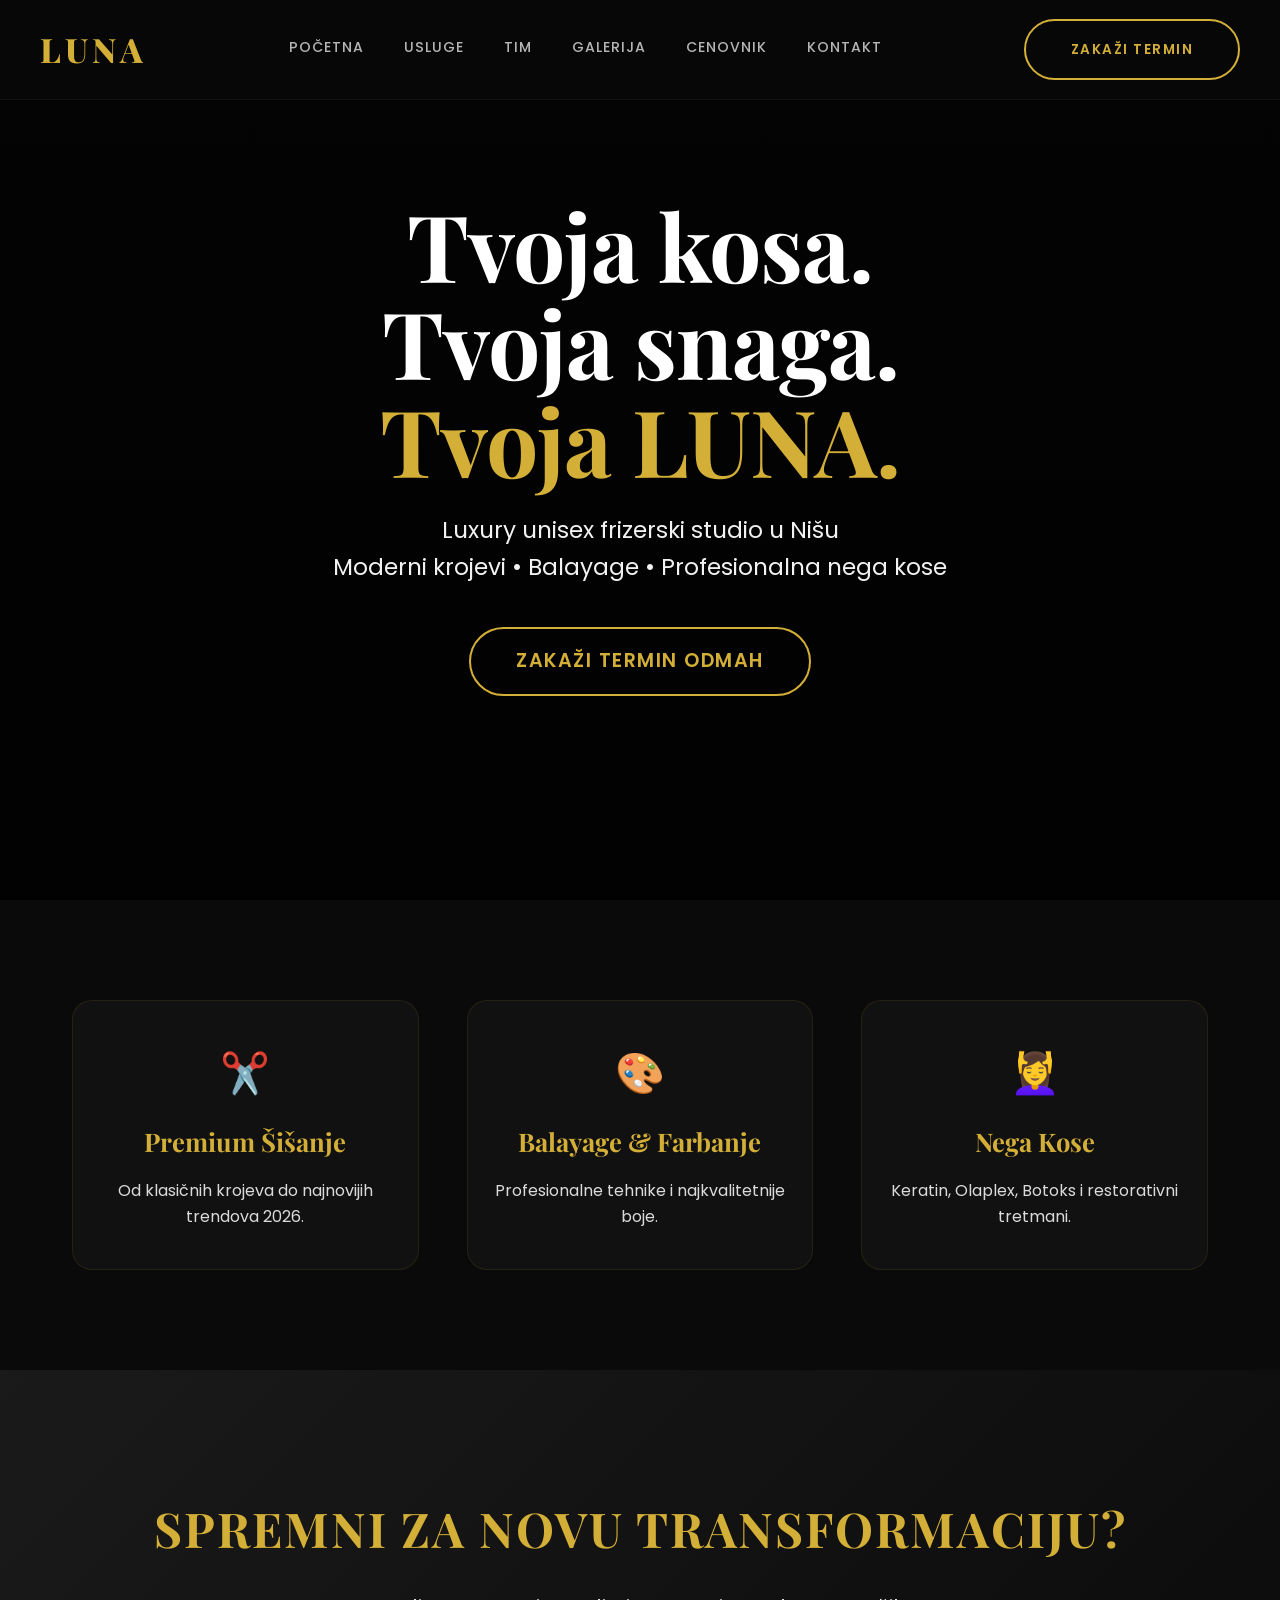
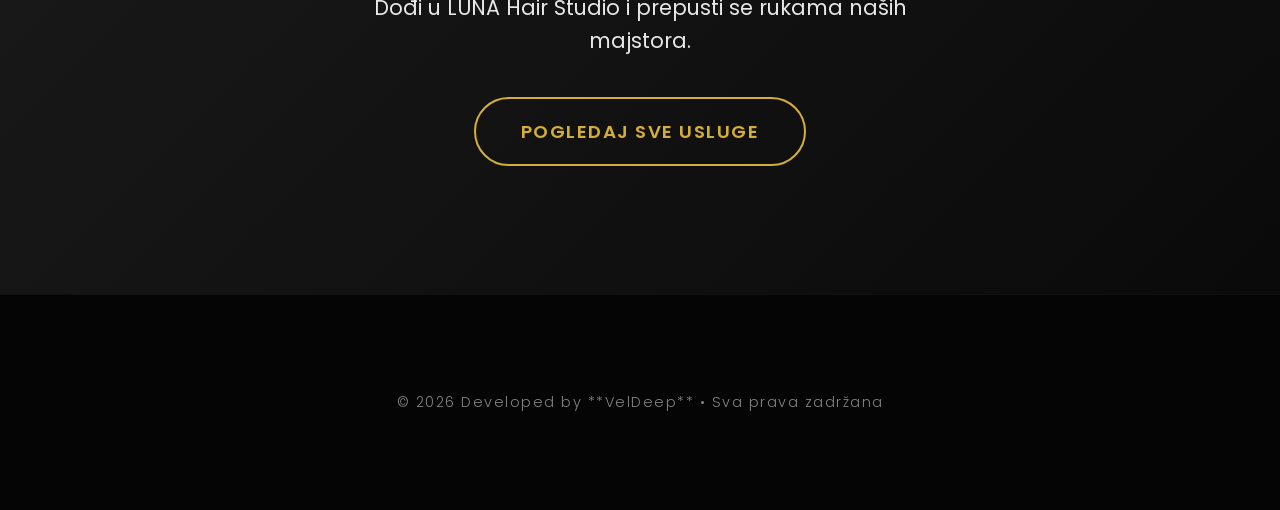
<file: index.html>
<!DOCTYPE html>
<html lang="sr">
<head>
  <meta charset="UTF-8">
  <meta name="viewport" content="width=device-width, initial-scale=1.0">
  <title>LUNA HAIR STUDIO • Niš</title>
  <link rel="stylesheet" href="style.css">
</head>
<body>
  
<nav>
  <div class="nav-container">
    <a href="index.html" class="logo">LUNA</a>
    
    <div class="menu-toggle" id="mobile-menu">
      <span class="bar"></span>
      <span class="bar"></span>
      <span class="bar"></span>
    </div>

    <div class="nav-links">
      <a href="index.html" id="nav-pocetna">Početna</a>
      <a href="usluge.html" id="nav-usluge">Usluge</a>
      <a href="tim.html" id="nav-tim">Tim</a>
      <a href="galerija.html" id="nav-galerija">Galerija</a>
      <a href="cenovnik.html" id="nav-cenovnik">Cenovnik</a>
      <a href="kontakt.html" id="nav-kontakt">Kontakt</a>
    </div>

    <a href="kontakt.html" class="btn">Zakaži termin</a>
  </div>
</nav>

  <section class="hero">
    <div class="hero-content">
      <h1 class="heading">Tvoja kosa.<br>Tvoja snaga.<br><span style="color: var(--gold);">Tvoja LUNA.</span></h1>
      <p style="font-size: 1.45rem; max-width: 680px; margin: 1.5rem auto; opacity: 0.95;">
        Luxury unisex frizerski studio u Nišu<br>
        Moderni krojevi • Balayage • Profesionalna nega kose
      </p>
      <div style="margin-top: 2.5rem;">
        <a href="kontakt.html" class="btn" style="font-size: 1.2rem; padding: 1.1rem 2.8rem;">Zakaži termin odmah</a>
      </div>
    </div>
  </section>

  <section class="info-section">
    <div class="info-grid">
      
      <div class="info-card">
        <span class="emoji">✂️</span>
        <h3>Premium Šišanje</h3>
        <p>Od klasičnih krojeva do najnovijih trendova 2026.</p>
      </div>
      
      <div class="info-card">
        <span class="emoji">🎨</span>
        <h3>Balayage & Farbanje</h3>
        <p>Profesionalne tehnike i najkvalitetnije boje.</p>
      </div>
      
      <div class="info-card">
        <span class="emoji">💆‍♀️</span>
        <h3>Nega Kose</h3>
        <p>Keratin, Olaplex, Botoks i restorativni tretmani.</p>
      </div>
    </div>
  </section>

  <section style="padding: 120px 0; text-align: center; background: linear-gradient(135deg, #1a1a1a, #0a0a0a);">
    <h2 style="font-size: 3rem; margin-bottom: 1.5rem;">Spremni za novu transformaciju?</h2>
    <p style="font-size: 1.3rem; max-width: 600px; margin: 0 auto 2.5rem; opacity: 0.9;">
      Dođi u LUNA Hair Studio i prepusti se rukama naših majstora.
    </p>
    <a href="usluge.html" class="btn" style="font-size: 1.15rem;">Pogledaj sve usluge</a>
  </section>

  <footer>
    <p>© 2026 Developed by **VelDeep** • Sva prava zadržana</p>
  </footer>

  <script>
    const menu = document.querySelector('#mobile-menu');
    const menuLinks = document.querySelector('.nav-links');

    menu.addEventListener('click', () => {
      menu.classList.toggle('is-active');
      menuLinks.classList.toggle('active');
    });
  </script>

</body>
</html>
</file>
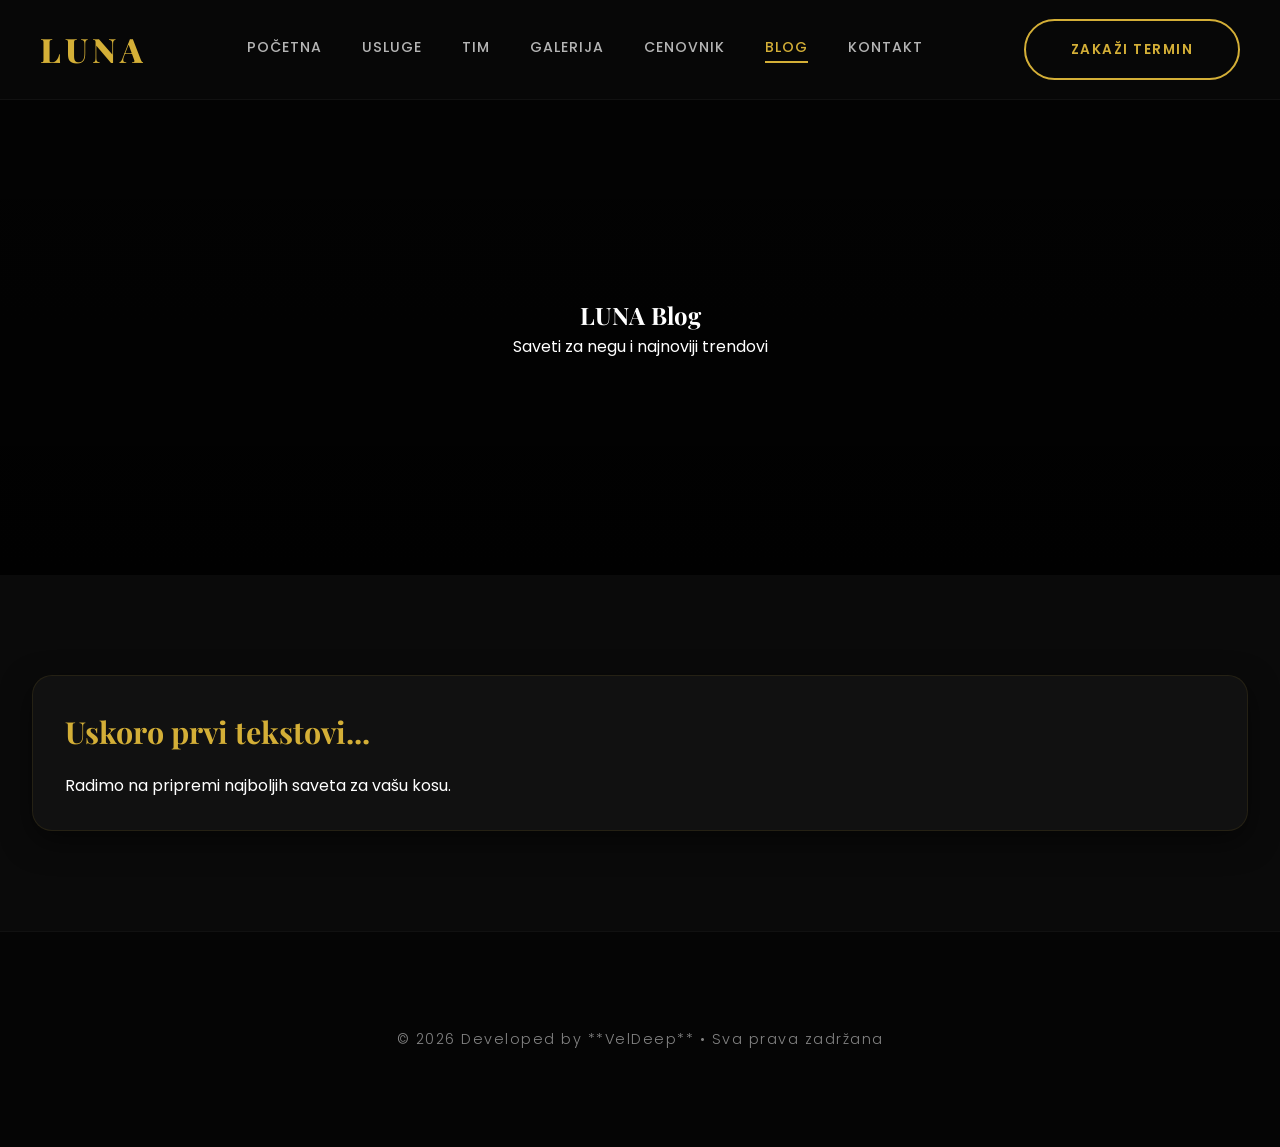
<file: blog.html>
<!DOCTYPE html>
<html lang="sr">
<head>
  <meta charset="UTF-8">
  <meta name="viewport" content="width=device-width, initial-scale=1.0">
  <title>Blog - LUNA</title>
  <link rel="stylesheet" href="style.css">
</head>
<body>
  
  <nav>
    <div class="nav-container">
      <a href="index.html" class="logo">LUNA</a>
      
      <div class="menu-toggle" id="mobile-menu">
        <span class="bar"></span>
        <span class="bar"></span>
        <span class="bar"></span>
      </div>

      <div class="nav-links">
        <a href="index.html">Početna</a>
        <a href="usluge.html">Usluge</a>
        <a href="tim.html">Tim</a>
        <a href="galerija.html">Galerija</a>
        <a href="cenovnik.html">Cenovnik</a>
        <a href="blog.html" class="active">Blog</a>
        <a href="kontakt.html">Kontakt</a>
      </div>
      <a href="kontakt.html" class="btn">Zakaži termin</a>
    </div>
  </nav>

  <section class="page-hero">
    <div class="hero-content">
      <h1 class="heading">LUNA Blog</h1>
      <p>Saveti za negu i najnoviji trendovi</p>
    </div>
  </section>

  <section>
    <div class="services-grid">
      <div class="service-card">
        <div class="service-content">
          <h3>Uskoro prvi tekstovi...</h3>
          <p>Radimo na pripremi najboljih saveta za vašu kosu.</p>
        </div>
      </div>
    </div>
  </section>

  <footer>
    <p>© 2026 Developed by **VelDeep** • Sva prava zadržana</p>
  </footer>

  <script>
    const menu = document.querySelector('#mobile-menu');
    const menuLinks = document.querySelector('.nav-links');

    menu.addEventListener('click', () => {
      menu.classList.toggle('is-active');
      menuLinks.classList.toggle('active');
    });
  </script>

</body>
</html>
</file>
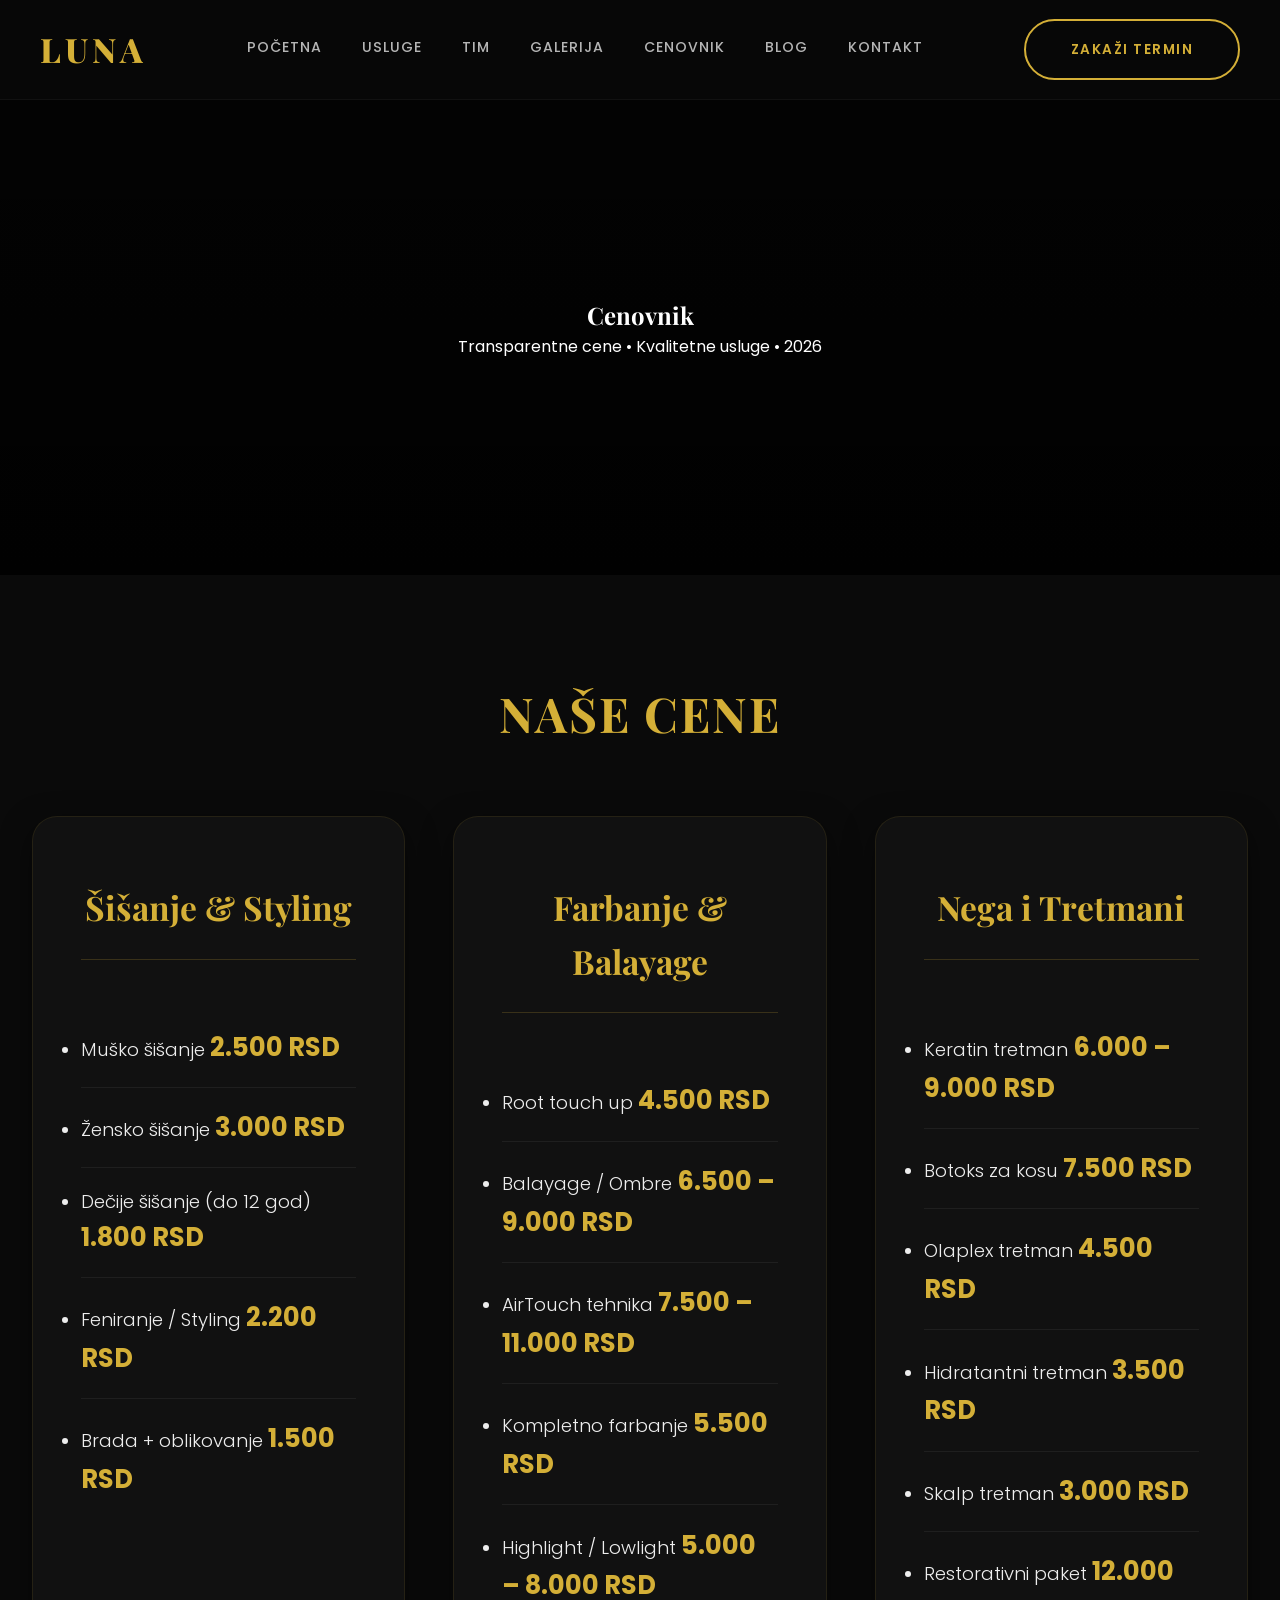
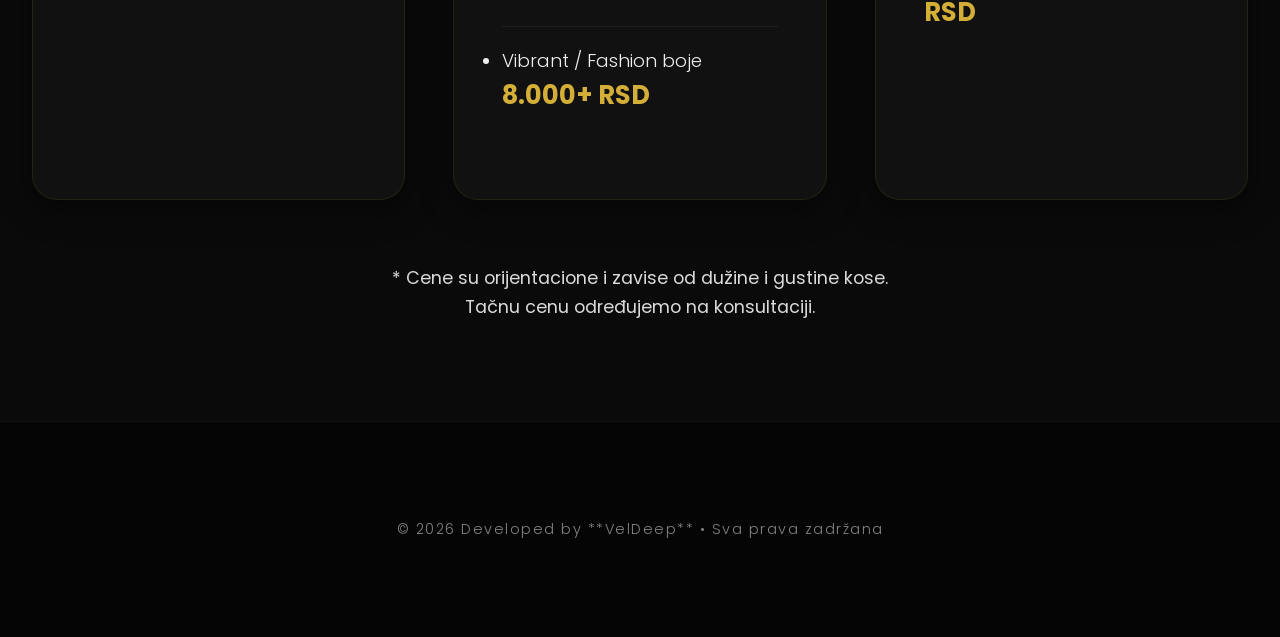
<file: cenovnik.html>
<!DOCTYPE html>
<html lang="sr">
<head>
  <meta charset="UTF-8">
  <meta name="viewport" content="width=device-width, initial-scale=1.0">
  <title>Cenovnik - LUNA HAIR STUDIO</title>
  <link rel="stylesheet" href="style.css">
</head>
<body>
  
  <nav>
    <div class="nav-container">
      <a href="index.html" class="logo">LUNA</a>
      
      <div class="menu-toggle" id="mobile-menu">
        <span class="bar"></span>
        <span class="bar"></span>
        <span class="bar"></span>
      </div>

      <div class="nav-links">
        <a href="index.html">Početna</a>
        <a href="usluge.html">Usluge</a>
        <a href="tim.html">Tim</a>
        <a href="galerija.html">Galerija</a>
        <a href="cenovnik.html">Cenovnik</a>
        <a href="blog.html">Blog</a>
        <a href="kontakt.html">Kontakt</a>
      </div>
      <a href="kontakt.html" class="btn">Zakaži termin</a>
    </div>
  </nav>

  <section class="page-hero">
    <div class="hero-content">
      <h1 class="heading">Cenovnik</h1>
      <p>Transparentne cene • Kvalitetne usluge • 2026</p>
    </div>
  </section>

  <section class="pricing-section">
    <h2>Naše cene</h2>
    
    <div class="pricing-grid">

      <div class="pricing-category">
        <h3>Šišanje &amp; Styling</h3>
        <ul class="price-list">
          <li><span>Muško šišanje</span> <span class="price">2.500 RSD</span></li>
          <li><span>Žensko šišanje</span> <span class="price">3.000 RSD</span></li>
          <li><span>Dečije šišanje (do 12 god)</span> <span class="price">1.800 RSD</span></li>
          <li><span>Feniranje / Styling</span> <span class="price">2.200 RSD</span></li>
          <li><span>Brada + oblikovanje</span> <span class="price">1.500 RSD</span></li>
        </ul>
      </div>

      <div class="pricing-category">
        <h3>Farbanje &amp; Balayage</h3>
        <ul class="price-list">
          <li><span>Root touch up</span> <span class="price">4.500 RSD</span></li>
          <li><span>Balayage / Ombre</span> <span class="price">6.500 – 9.000 RSD</span></li>
          <li><span>AirTouch tehnika</span> <span class="price">7.500 – 11.000 RSD</span></li>
          <li><span>Kompletno farbanje</span> <span class="price">5.500 RSD</span></li>
          <li><span>Highlight / Lowlight</span> <span class="price">5.000 – 8.000 RSD</span></li>
          <li><span>Vibrant / Fashion boje</span> <span class="price">8.000+ RSD</span></li>
        </ul>
      </div>

      <div class="pricing-category">
        <h3>Nega i Tretmani</h3>
        <ul class="price-list">
          <li><span>Keratin tretman</span> <span class="price">6.000 – 9.000 RSD</span></li>
          <li><span>Botoks za kosu</span> <span class="price">7.500 RSD</span></li>
          <li><span>Olaplex tretman</span> <span class="price">4.500 RSD</span></li>
          <li><span>Hidratantni tretman</span> <span class="price">3.500 RSD</span></li>
          <li><span>Skalp tretman</span> <span class="price">3.000 RSD</span></li>
          <li><span>Restorativni paket</span> <span class="price">12.000 RSD</span></li>
        </ul>
      </div>

    </div>

    <div style="text-align: center; margin-top: 4rem; font-size: 1.1rem; opacity: 0.85;">
      <p>* Cene su orijentacione i zavise od dužine i gustine kose.<br>
      Tačnu cenu određujemo na konsultaciji.</p>
    </div>
  </section>

  <footer>
    <p>© 2026 Developed by **VelDeep** • Sva prava zadržana</p>
  </footer>

  <script>
    const menu = document.querySelector('#mobile-menu');
    const menuLinks = document.querySelector('.nav-links');

    menu.addEventListener('click', () => {
      menu.classList.toggle('is-active');
      menuLinks.classList.toggle('active');
    });
  </script>

</body>
</html>
</file>
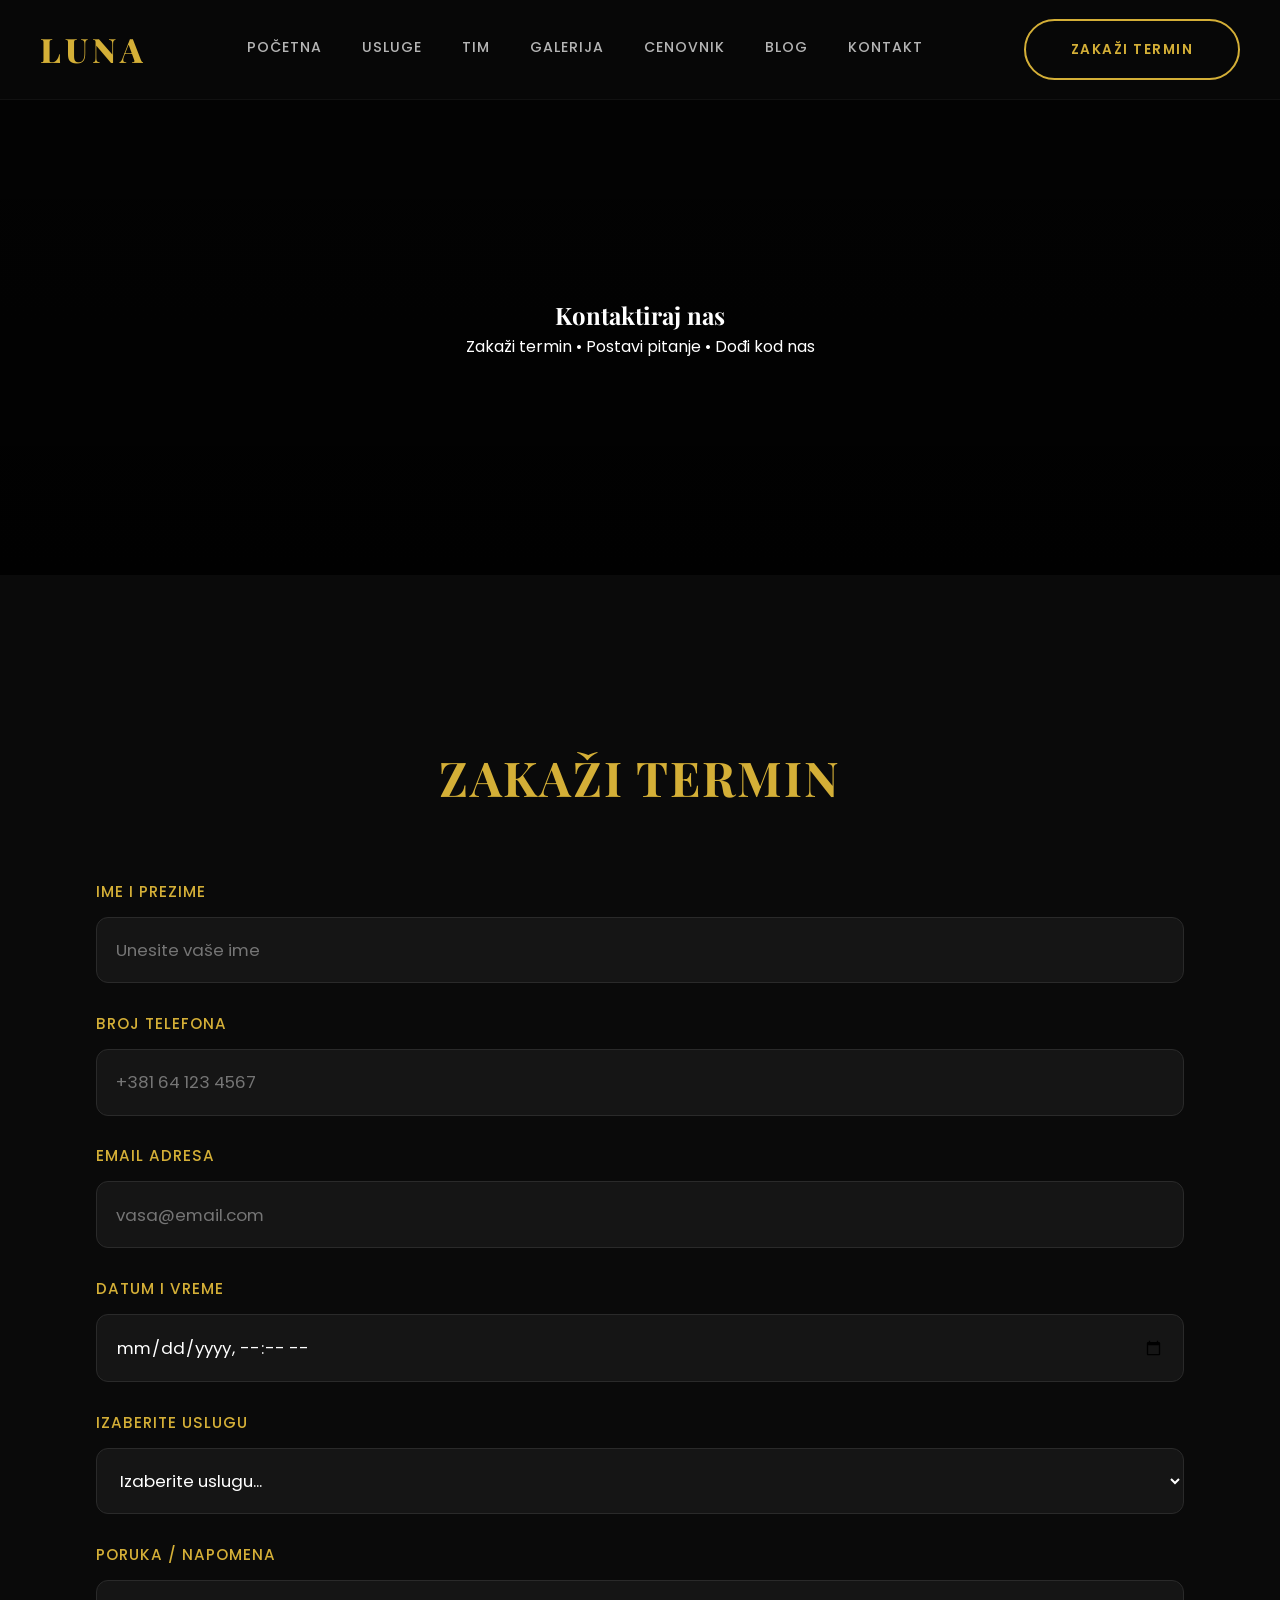
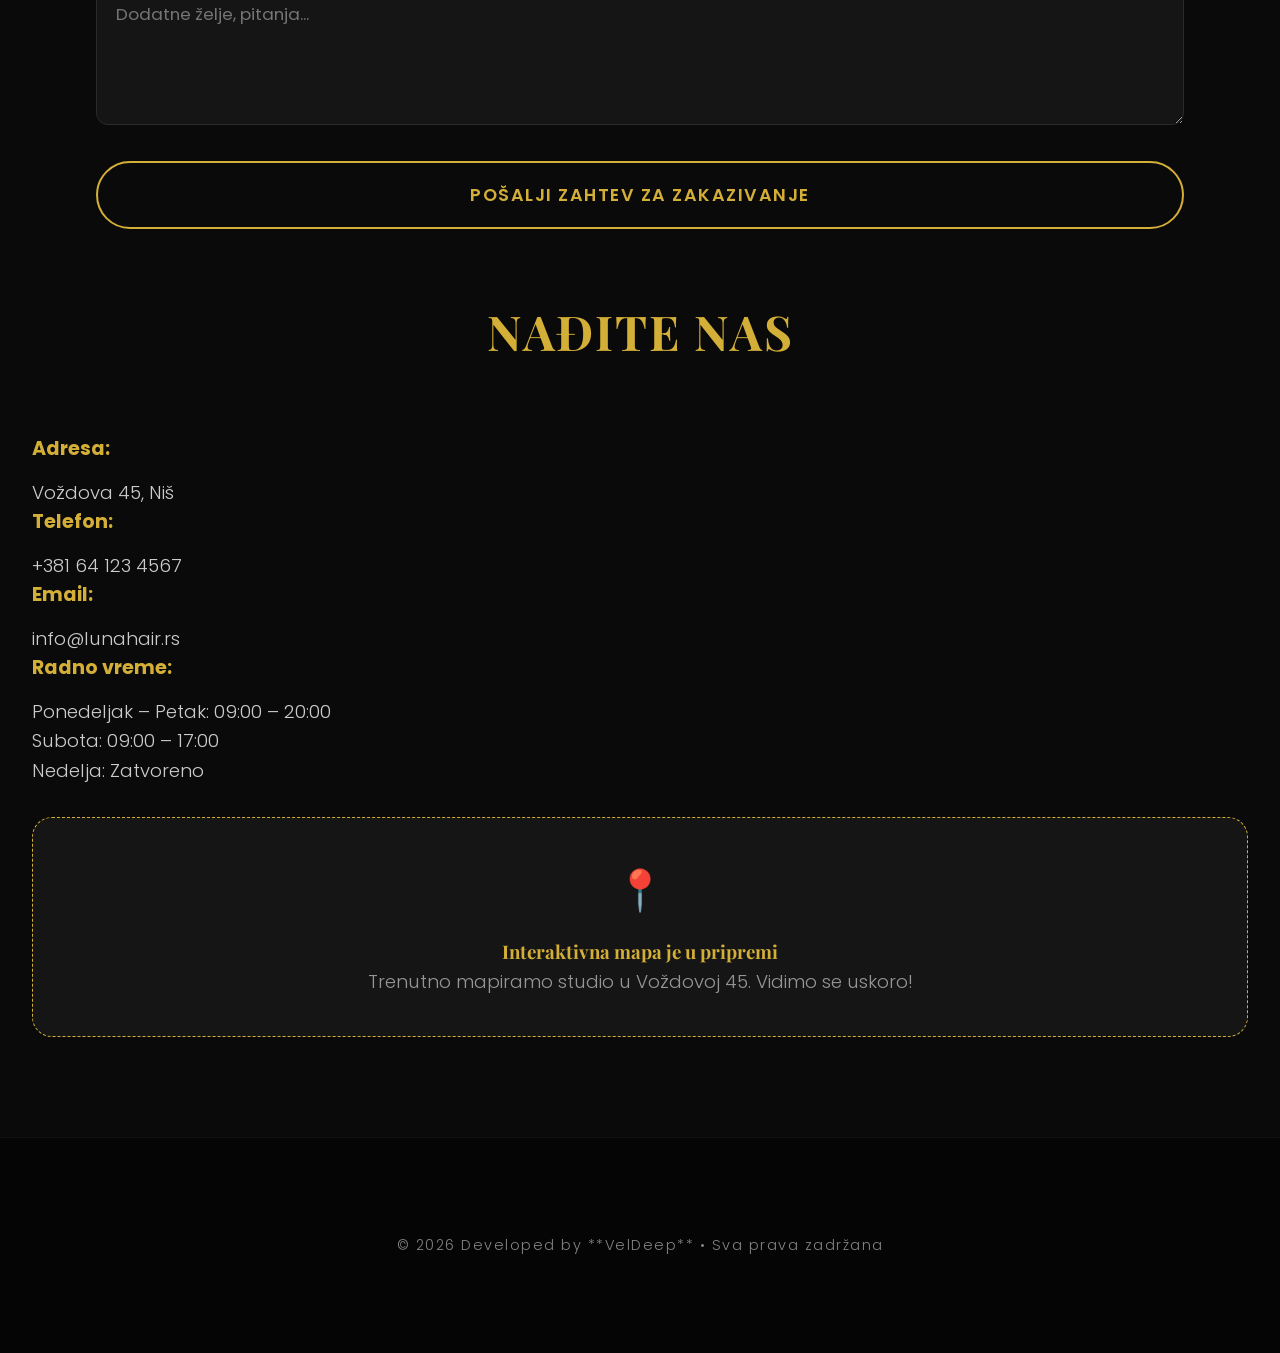
<file: kontakt.html>
<!DOCTYPE html>
<html lang="sr">
<head>
  <meta charset="UTF-8">
  <meta name="viewport" content="width=device-width, initial-scale=1.0">
  <title>Kontakt - LUNA HAIR STUDIO</title>
  <link rel="stylesheet" href="style.css">
</head>
<body>
  
  <nav>
    <div class="nav-container">
      <a href="index.html" class="logo">LUNA</a>
      
      <div class="menu-toggle" id="mobile-menu">
        <span class="bar"></span>
        <span class="bar"></span>
        <span class="bar"></span>
      </div>

      <div class="nav-links">
        <a href="index.html">Početna</a>
        <a href="usluge.html">Usluge</a>
        <a href="tim.html">Tim</a>
        <a href="galerija.html">Galerija</a>
        <a href="cenovnik.html">Cenovnik</a>
        <a href="blog.html">Blog</a>
        <a href="kontakt.html">Kontakt</a>
      </div>
      <a href="kontakt.html" class="btn">Zakaži termin</a>
    </div>
  </nav>

  <section class="page-hero">
    <div class="hero-content">
      <h1 class="heading">Kontaktiraj nas</h1>
      <p>Zakaži termin • Postavi pitanje • Dođi kod nas</p>
    </div>
  </section>

  <section class="contact-section">
    <div class="contact-container">

      <div class="contact-form">
        <h2>Zakaži termin</h2>
        <form>
          <div class="form-group">
            <label>Ime i prezime</label>
            <input type="text" placeholder="Unesite vaše ime" required>
          </div>
          
          <div class="form-group">
            <label>Broj telefona</label>
            <input type="tel" placeholder="+381 64 123 4567" required>
          </div>

          <div class="form-group">
            <label>Email adresa</label>
            <input type="email" placeholder="vasa@email.com">
          </div>

          <div class="form-group">
            <label>Datum i vreme</label>
            <input type="datetime-local" required>
          </div>

          <div class="form-group">
            <label>Izaberite uslugu</label>
            <select required>
              <option value="">Izaberite uslugu...</option>
              <option>Šišanje & Styling</option>
              <option>Balayage / Farbanje</option>
              <option>Keratin tretman</option>
              <option>Olaplex terapija</option>
              <option>Muška frizura</option>
              <option>Drugo</option>
            </select>
          </div>

          <div class="form-group">
            <label>Poruka / Napomena</label>
            <textarea rows="4" placeholder="Dodatne želje, pitanja..."></textarea>
          </div>

          <button type="submit" class="btn" style="width: 100%; padding: 1.2rem; font-size: 1.1rem;">
            Pošalji zahtev za zakazivanje
          </button>
        </form>
      </div>

      <div class="contact-info">
        <h2>Nađite nas</h2>
        
        <div class="info-item">
          <strong>Adresa:</strong>
          <p>Voždova 45, Niš</p>
        </div>
        
        <div class="info-item">
          <strong>Telefon:</strong>
          <p><a href="tel:+381641234567">+381 64 123 4567</a></p>
        </div>
        
        <div class="info-item">
          <strong>Email:</strong>
          <p><a href="mailto:info@lunahair.rs">info@lunahair.rs</a></p>
        </div>

        <div class="info-item">
          <strong>Radno vreme:</strong>
          <p>
            Ponedeljak – Petak: 09:00 – 20:00<br>
            Subota: 09:00 – 17:00<br>
            Nedelja: Zatvoreno
          </p>
        </div>

        <div class="info-item" style="margin-top: 2rem;">
          <div style="background: #151515; padding: 40px; border-radius: 20px; border: 1px dashed var(--gold); text-align: center;">
            <span style="font-size: 2.5rem;">📍</span>
            <h3 style="color: var(--gold); font-family: var(--font-serif); margin-top: 15px;">Interaktivna mapa je u pripremi</h3>
            <p style="opacity: 0.7; font-weight: 300;">Trenutno mapiramo studio u Voždovoj 45. Vidimo se uskoro!</p>
          </div>
        </div>
      </div>

    </div>
  </section>

  <footer>
    <p>© 2026 Developed by **VelDeep** • Sva prava zadržana</p>
  </footer>

  <script>
    const menu = document.querySelector('#mobile-menu');
    const menuLinks = document.querySelector('.nav-links');

    menu.addEventListener('click', () => {
      menu.classList.toggle('is-active');
      menuLinks.classList.toggle('active');
    });
  </script>

</body>
</html>
</file>
<file: style.css>
/* ==================== 1. GOOGLE FONTS & RESET ==================== */
@import url('https://fonts.googleapis.com/css2?family=Playfair+Display:wght@700;800&family=Poppins:wght@300;400;500;600&display=swap');

:root {
  --bg-dark: #0a0a0a;
  --bg-card: #111;
  --text-main: #fff;
  --text-muted: #aaa;
  --gold: #d4af37;
  --gold-hover: #f3cf65;
  
  /* Definisane font varijable */
  --font-serif: 'Playfair Display', serif;
  --font-sans: 'Poppins', sans-serif;
}

/* Osnovni Reset */
* {
  margin: 0;
  padding: 0;
  box-sizing: border-box;
}

body {
  background-color: var(--bg-dark);
  color: var(--text-main);
  font-family: var(--font-sans); /* Osnovni font za tekst */
  line-height: 1.6;
  overflow-x: hidden; /* Sprečava horizontalno skrolovanje */
}

a { text-decoration: none; color: inherit; transition: 0.3s ease; }

/* Globalni Naslovi (Serif) */
h1, h2, h3, .logo {
  font-family: var(--font-serif);
  font-weight: 700;
  color: var(--text-main);
}

/* ==================== 2. GLOBALNA DUGMAD (Sa PULSE animacijom) ==================== */
.btn {
  display: inline-block;
  padding: 1.1rem 2.8rem;
  background: transparent;
  color: var(--gold);
  border: 2px solid var(--gold);
  border-radius: 50px;
  font-family: var(--font-sans);
  font-weight: 600;
  text-transform: uppercase;
  font-size: 0.85rem;
  letter-spacing: 1.5px;
  cursor: pointer;
  transition: all 0.4s ease;
  position: relative;
  overflow: hidden;
}

.btn:hover {
  background: var(--gold);
  color: #000;
  box-shadow: 0 0 25px rgba(212, 175, 55, 0.5);
  transform: translateY(-3px);
}

/* Pulse animacija za Hero dugme */
.hero .btn {
    animation: btnPulse 2s infinite ease-in-out;
}

@keyframes btnPulse {
    0% { box-shadow: 0 0 0 0 rgba(212, 175, 55, 0.6); }
    70% { box-shadow: 0 0 0 15px rgba(212, 175, 55, 0); }
    100% { box-shadow: 0 0 0 0 rgba(212, 175, 55, 0); }
}

/* ==================== 3. NAVBAR (NAVIGACIJA - Poboljšana) ==================== */
nav {
  position: fixed;
  top: 0;
  width: 100%;
  background: rgba(8, 8, 8, 0.96);
  backdrop-filter: blur(12px); /* Jači blur efekat */
  z-index: 1000;
  border-bottom: 1px solid rgba(255, 255, 255, 0.04);
}

.nav-container {
  max-width: 1300px;
  margin: 0 auto;
  padding: 1.2rem 2.5rem; /* Veći padding */
  display: flex;
  justify-content: space-between;
  align-items: center;
}

.logo {
  font-size: 2.1rem; /* Malo veći logo */
  font-weight: 800;
  letter-spacing: 4px;
  color: var(--gold);
  transition: 0.3s;
}

.logo:hover {
  color: #fff;
}

/* Navigacioni Linkovi sa HOVER linijom */
.nav-links {
  display: flex;
  gap: 2.5rem; /* Veći razmak između linkova */
}

.nav-links a {
  font-family: var(--font-sans);
  font-size: 0.88rem;
  text-transform: uppercase;
  letter-spacing: 1px;
  opacity: 0.7;
  font-weight: 500;
  position: relative; /* Za hover liniju */
  padding-bottom: 5px;
}

.nav-links a:hover, .nav-links a.active {
  opacity: 1;
  color: var(--gold);
}

/* Hover linija koja se izvlači s leva na desno */
.nav-links a:after {
    content: '';
    position: absolute;
    bottom: 0;
    left: 0;
    width: 0%;
    height: 2px;
    background-color: var(--gold);
    transition: width 0.3s ease-in-out;
}

.nav-links a:hover:after, .nav-links a.active:after {
    width: 100%;
}

/* ==================== 4. HERO SEKCIJE (Sa Fade-In animacijom) ==================== */
.hero, .page-hero {
  height: 100vh;
  display: flex;
  align-items: center;
  justify-content: center;
  text-align: center;
  background: linear-gradient(rgba(0,0,0,0.65), rgba(0,0,0,0.85)), 
              url('https://images.unsplash.com/photo-1560066984-138dadb4c035?q=80&w=2000') center/cover no-repeat;
  position: relative;
  overflow: hidden;
}

.page-hero {
    height: 55vh; /* Malo veća unutrašnja hero sekcija */
    margin-top: 80px; /* Visina novog nav bara */
    background: linear-gradient(rgba(0,0,0,0.7), rgba(0,0,0,0.9)), 
                url('https://images.unsplash.com/photo-1521590832167-7bcbfaa6381f?q=80&w=2000') center/cover no-repeat;
}

/* Fade-In animacija celog Hero sadržaja */
.hero-content {
    max-width: 950px;
    padding: 0 2rem;
    z-index: 2;
    animation: heroFadeIn 1.5s ease-out;
}

@keyframes heroFadeIn {
    0% { opacity: 0; transform: translateY(30px); }
    100% { opacity: 1; transform: translateY(0); }
}

.hero .heading {
  font-size: 5.8rem; /* Dramatično veći naslov */
  line-height: 1.05;
  margin-bottom: 1.5rem;
  letter-spacing: -1px;
}

.hero-subtitle {
  font-size: 1.4rem;
  color: var(--text-muted);
  margin-bottom: 3rem;
  max-width: 700px;
  margin-left: auto;
  margin-right: auto;
}

/* ==================== 5. INFO SEKCIJA (POČETNA - IZMENJENO SAMO OVO) ==================== */
.info-section {
  padding: 100px 0;
  background-color: var(--bg-dark); /* Da okvir dođe do izražaja na crnom */
}

.info-grid {
  max-width: 1200px;
  margin: 0 auto;
  padding: 0 2rem;
  display: grid;
  grid-template-columns: repeat(auto-fit, minmax(280px, 1fr));
  gap: 3rem;
  text-align: center;
}

.info-card {
  padding: 2.5rem 1.5rem;
  border-radius: 20px;
  background: var(--bg-card);
  border: 1px solid rgba(212, 175, 55, 0.1);
  transition: all 0.4s ease;
  position: relative;
}

/* Okvir i skok na hover */
.info-card:hover {
  transform: translateY(-10px);
  border-color: var(--gold);
  box-shadow: 0 10px 30px rgba(212, 175, 55, 0.15);
}

.info-card .emoji {
  font-size: 2.5rem;
  display: block;
  margin-bottom: 1rem;
  transition: transform 0.4s ease;
}

.info-card:hover .emoji {
  transform: scale(1.2) rotate(5deg);
}

.info-card h3 {
  color: var(--gold);
  font-size: 1.6rem;
  margin-bottom: 1rem;
}

.info-card p {
  opacity: 0.85;
  color: var(--text-main);
}

/* ==================== 6. GLOBALNE SEKCIJE & GRID ==================== */
section {
    padding: 100px 2rem;
    max-width: 1300px; /* Veća širina sekcija */
    margin: 0 auto;
}

h2 {
    text-align: center;
    font-size: 3rem; /* Veći naslovi sekcija */
    margin-bottom: 4rem;
    color: var(--gold);
    text-transform: uppercase;
    letter-spacing: 2px;
}

/* Globalni Grid sistem za Usluge, Tim, Galeriju, Cenovnik */
.services-grid, .team-grid, .gallery-grid, .pricing-grid {
  display: grid;
  grid-template-columns: repeat(auto-fit, minmax(350px, 1fr)); /* Veće kartice */
  gap: 3rem;
}

/* Globalni Card Stil */
.service-card, .team-card, .gallery-item, .pricing-category {
  background: var(--bg-card);
  border-radius: 20px;
  overflow: hidden;
  border: 1px solid rgba(212, 175, 55, 0.1);
  transition: 0.5s ease;
  box-shadow: 0 10px 30px rgba(0, 0, 0, 0.5);
}

/* Hover efekti na karticama */
.service-card:hover, .team-card:hover {
    transform: translateY(-12px);
    border-color: var(--gold);
    box-shadow: 0 20px 50px rgba(212, 175, 55, 0.2);
}

/* ==================== 7. USLUGE (Usluge.html) ==================== */
.service-card img {
  width: 100%;
  height: 280px; /* Malo veća slika */
  object-fit: cover;
  border-bottom: 1px solid rgba(212, 175, 55, 0.1);
}

.service-content {
  padding: 2rem;
}

.service-content h3 {
  font-size: 1.9rem;
  margin-bottom: 1rem;
  color: var(--gold);
}

.price {
  font-size: 1.6rem;
  font-weight: 700;
  color: var(--gold);
  margin-bottom: 2rem;
  font-family: var(--font-sans);
}

.service-list {
  list-style: none;
}

.service-list li {
  padding: 0.6rem 0;
  position: relative;
  padding-left: 2rem;
  font-size: 1.1rem;
  color: #ccc;
  font-weight: 300;
}

.service-list li:before {
  content: "✓";
  color: var(--gold);
  position: absolute;
  left: 0;
  font-weight: bold;
}

/* ==================== 8. TIM (Tim.html - Poboljšan) ==================== */
.team-image {
    position: relative;
    height: 450px; /* Veća slika */
    overflow: hidden;
}

.team-image img {
  width: 100%;
  height: 100%;
  object-fit: cover;
  transition: transform 0.6s ease;
}

/* Zoom i de-grayscale efekat na hover */
.team-card:hover .team-image img {
    transform: scale(1.08);
}

.team-info {
  padding: 2rem;
  text-align: center;
}

.team-info h3 {
  font-size: 1.8rem;
  margin-bottom: 0.5rem;
  color: var(--gold);
}

.role {
  color: var(--text-muted);
  font-weight: 500;
  margin-bottom: 1.5rem;
  text-transform: uppercase;
  font-size: 0.95rem;
  letter-spacing: 1.5px;
  font-family: var(--font-sans);
}

.bio {
  color: #ddd;
  line-height: 1.8;
  margin-bottom: 2rem;
  font-weight: 300;
  font-size: 1.05rem;
}

.specialty {
  font-size: 1rem;
  color: var(--gold);
  font-weight: 600;
  padding-top: 1.5rem;
  border-top: 1px solid rgba(212, 175, 55, 0.2);
  letter-spacing: 1px;
}

/* ==================== 9. GALERIJA (Galerija.html - Poboljšana) ==================== */
.gallery-grid {
    grid-template-columns: repeat(auto-fit, minmax(320px, 1fr));
    gap: 1.5rem;
}

.gallery-item {
  position: relative;
  height: 500px;
}

.gallery-item img {
  width: 100%;
  height: 100%;
  object-fit: cover;
  transition: transform 0.7s ease, filter 0.7s ease;
  filter: grayscale(40%); /* Diskretan grayscale efekat */
}

/* Zoom i vraćanje boja na hover */
.gallery-item:hover img {
  transform: scale(1.1);
  filter: grayscale(0%);
}

.gallery-overlay {
  position: absolute;
  bottom: 0;
  left: 0;
  right: 0;
  background: linear-gradient(transparent, rgba(0,0,0,0.95));
  padding: 3rem 2rem 2rem;
  color: white;
  transform: translateY(20px);
  opacity: 0;
  transition: all 0.5s ease;
  z-index: 2;
}

.gallery-item:hover .gallery-overlay {
  transform: translateY(0);
  opacity: 1;
}

.gallery-overlay h3 {
  font-size: 1.7rem;
  margin-bottom: 0.5rem;
}

.gallery-overlay p {
  font-size: 1.1rem;
  opacity: 0.8;
  font-weight: 300;
}

/* ==================== 10. CENOVNIK (Cenovnik.html) ==================== */
.pricing-category {
  padding: 4rem 3rem;
  border-radius: 25px;
}

.pricing-category:hover {
    border-color: rgba(212, 175, 55, 0.3);
    box-shadow: 0 15px 40px rgba(0,0,0,0.6);
}

.pricing-category h3 {
  font-size: 2.1rem;
  color: var(--gold);
  text-align: center;
  margin-bottom: 3rem;
  padding-bottom: 1.5rem;
  border-bottom: 1px solid rgba(212, 175, 55, 0.2);
}

.price-list li {
  padding: 1.2rem 0;
  border-bottom: 1px solid rgba(255,255,255,0.06);
  font-size: 1.15rem;
  font-weight: 300;
  color: #eee;
}

.price-list li:last-child {
  border-bottom: none;
}

.price-list .price {
  font-weight: 700;
  color: var(--gold);
  font-family: var(--font-sans);
}

/* ==================== 11. KONTAKT (Kontakt.html) ==================== */
.contact-container {
    gap: 5rem;
}

.contact-form {
  padding: 4rem;
  border-radius: 25px;
}

.form-group {
  margin-bottom: 1.8rem;
}

.form-group label {
  display: block;
  margin-bottom: 0.8rem;
  color: var(--gold);
  font-weight: 500;
  font-size: 0.95rem;
  text-transform: uppercase;
  letter-spacing: 1px;
}

.form-group input, .form-group select, .form-group textarea {
  width: 100%; padding: 1.2rem; background: #151515; border: 1px solid #2a2a2a; color: #fff; border-radius: 12px; font-family: var(--font-sans); font-size: 1.05rem;
}

.form-group input:focus, .form-group select:focus, .form-group textarea:focus {
  outline: none;
  border-color: var(--gold);
  box-shadow: 0 0 15px rgba(212, 175, 55, 0.1);
}

.contact-info strong {
  display: block;
  color: var(--gold);
  margin-bottom: 0.8rem;
  font-size: 1.2rem;
  font-family: var(--font-sans);
}

.contact-info p, .contact-info a {
    color: #ccc;
    font-size: 1.15rem;
    font-weight: 300;
}

/* ==================== 12. FOOTER (Poboljšan) ==================== */
footer {
  text-align: center;
  padding: 6rem 3rem;
  background-color: #050505;
  border-top: 1px solid #111;
  position: relative;
  z-index: 10;
}

footer p {
  opacity: 0.5;
  font-size: 0.9rem;
  letter-spacing: 1.5px;
  font-weight: 300;
  color: #fff;
}


/* ==================== DODATAK ZA MOBILNI MENI & RESPONSIVE ==================== */

/* 1. Stil za Hamburger (Tri crtice) */
.menu-toggle {
  display: none; /* Sakriven na desktopu */
  flex-direction: column;
  cursor: pointer;
  z-index: 1100;
}

.bar {
  width: 28px;
  height: 3px;
  background-color: var(--gold);
  margin: 4px 0;
  transition: 0.4s;
  border-radius: 2px;
}

/* 2. Media Query za Tablet i Telefon (Ispod 992px) */
@media (max-width: 992px) {
  .menu-toggle {
    display: flex; /* Pojavljuje se na mobilnom */
  }

  .nav-links {
    position: fixed;
    top: 0;
    right: -100%; /* Inicijalno sklonjen sa ekrana */
    width: 70%; /* Ne zauzima ceo ekran, izgleda modernije */
    height: 100vh;
    background: rgba(10, 10, 10, 0.98);
    backdrop-filter: blur(15px);
    flex-direction: column;
    align-items: center;
    justify-content: center;
    gap: 2rem;
    transition: 0.5s cubic-bezier(0.77, 0.2, 0.05, 1.0);
    box-shadow: -10px 0 30px rgba(0,0,0,0.5);
  }

  /* Klasa koju JS dodaje na klik */
  .nav-links.active {
    right: 0;
  }

  /* Sakrivamo fiksno dugme iz navigacije na fonu da ne smeta */
  .nav-container > .btn {
    display: none;
  }

  /* Animacija hamburgera u X kad je otvoren */
  .menu-toggle.is-active .bar:nth-child(2) { opacity: 0; }
  .menu-toggle.is-active .bar:nth-child(1) { transform: translateY(11px) rotate(45deg); }
  .menu-toggle.is-active .bar:nth-child(3) { transform: translateY(-11px) rotate(-45deg); }

  /* Prilagođavanje Hero naslova za mobilni */
  .hero .heading {
    font-size: 3rem !important;
  }
  
  .page-hero .heading {
    font-size: 2.5rem !important;
  }
}

/* 3. Media Query za male telefone (Ispod 600px) */
@media (max-width: 600px) {
  .services-grid, .team-grid, .gallery-grid, .pricing-grid {
    grid-template-columns: 1fr; /* Sve ide u jednu kolonu */
  }
  
  section {
    padding: 60px 1.5rem;
  }

  h2 {
    font-size: 2.2rem;
  }
}
</file>
